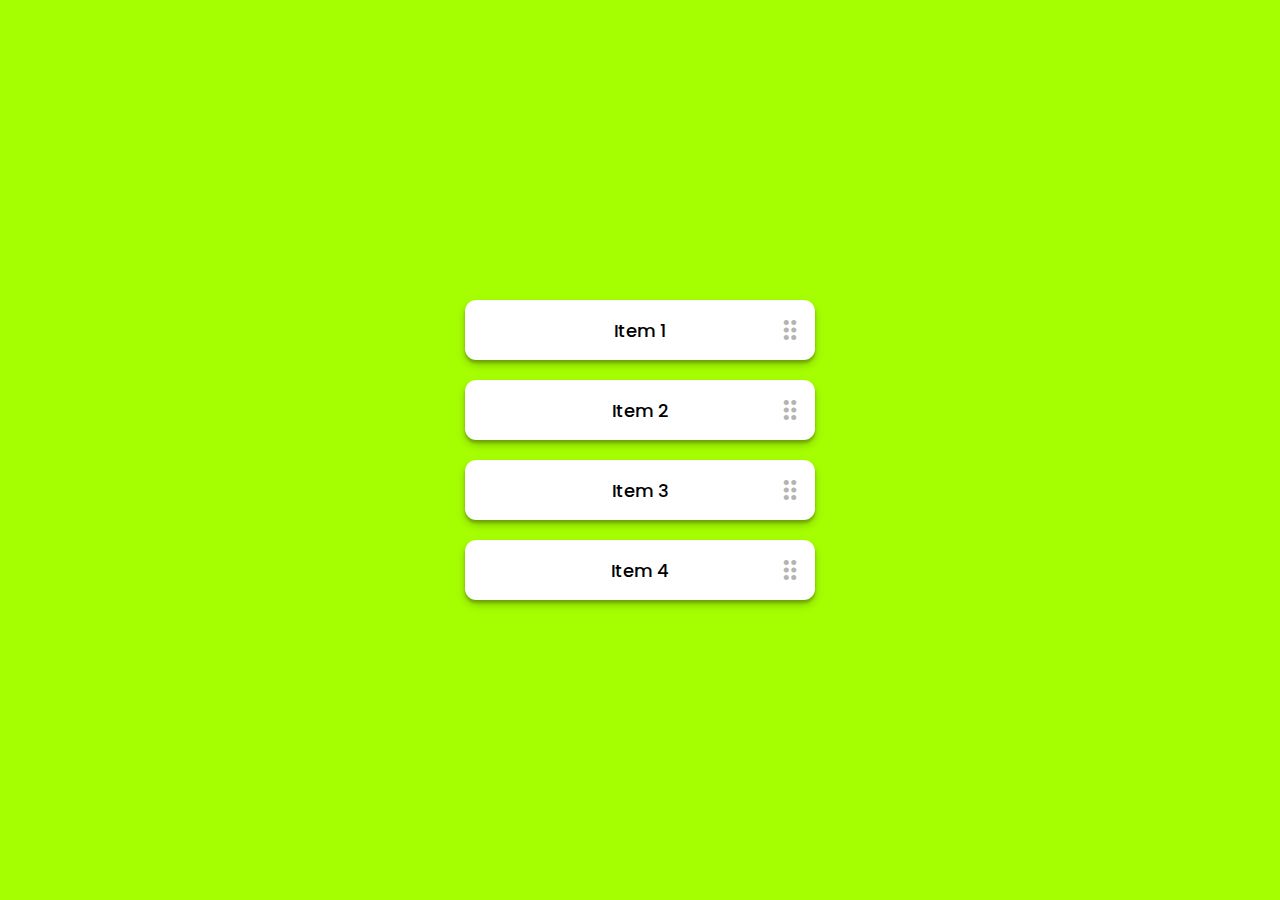
<file: drag-&-drop-list/index.html>
<!DOCTYPE html>
<html lang="en">
  <head>
    <meta charset="UTF-8" />
    <meta name="viewport" content="width=device-width, initial-scale=1.0" />
    <title>Drag and Drop List</title>
    <link rel="stylesheet" href="style.css">
    <link
      href="https://fonts.googleapis.com/icon?family=Material+Icons|Material+Icons+Outlined|Material+Icons+Round|Material+Icons+Sharp|Material+Icons+Two+Tone"
      rel="stylesheet"/>
    <link rel="preconnect" href="https://fonts.googleapis.com" />
    <link rel="preconnect" href="https://fonts.gstatic.com" crossorigin />
    <link
      href="https://fonts.googleapis.com/css2?family=Plus+Jakarta+Sans:wght@200;300;400;500;600;700;800&family=Poppins:wght@100;200;300;400;500;600;700;800;900&display=swap"
      rel="stylesheet"/>
  </head>
  <body>
    <div class="center">
      <div class="container">
        <div class="item">
          <div class="name">Item 1</div>
          <span class="material-icons-round">drag_indicator</span>
        </div>
        <div class="item">
          <div class="name">Item 2</div>
          <span class="material-icons-round">drag_indicator</span>
        </div>
        <div class="item">
          <div class="name">Item 3</div>
          <span class="material-icons-round">drag_indicator</span>
        </div>
        <div class="item">
          <div class="name">Item 4</div>
          <span class="material-icons-round">drag_indicator</span>
        </div>
      </div>
    </div>
    <script>
      let isDragging = false;
      let currentItem = null;
      let containerOffsetY = 0;
      let initY = 0;

      const container = document.querySelector(".container");
      container.style.width = container.offsetWidth + "px";
      container.style.height = container.offsetHeight + "px";

      document.addEventListener("mousedown", (e) => {
        const item = e.target.closest(".item");
        if (item) {
          isDragging = true;
          currentItem = item;
          containerOffsetY = currentItem.offsetTop;
          currentItem.classList.add("dragging");
          document.body.style.userSelect = "none";
          currentItem.classList.add("insert-animation");
          currentItem.style.top = containerOffsetY + "px";
          initY = e.clientY;
        }
      });
      document.addEventListener("mousemove", (e) => {
        if (isDragging && currentItem) {
          currentItem.classList.remove("insert-animation");
          let newTop = containerOffsetY - (initY - e.clientY);
          if (newTop < -50) {
            newTop = -50;
          } else if (newTop > container.offsetHeight - 30) {
            newTop = container.offsetHeight - 30;
          }
          currentItem.style.top = newTop + "px";

          let itemSibilings = [
            ...document.querySelectorAll(".item:not(.dragging)"),
          ];
          let nextItem = itemSibilings.find((sibiling) => {
            return (
              e.clientY - container.getBoundingClientRect().top <=
              sibiling.offsetTop + sibiling.offsetHeight / 2
            );
          });

          itemSibilings.forEach((sibiling) => {
            sibiling.style.marginTop = "10px";
          });

          if (nextItem) {
            nextItem.style.marginTop = currentItem.offsetHeight + 20 + "px";
          }
          container.insertBefore(currentItem, nextItem);
        }
      });

      document.addEventListener("mouseup", () => {
        if (currentItem) {
          currentItem.classList.remove("dragging");
          currentItem.style.top = "auto";
          currentItem = null;
          isDragging = false;

          document.body.style.userSelect = "auto";
        }

        let itemSibilings = [
          ...document.querySelectorAll(".item:not(.dragging)"),
        ];

        itemSibilings.forEach((sibiling) => {
          sibiling.style.marginTop = "10px";
        });
      });
    </script>
  </body>
</html>
</file>
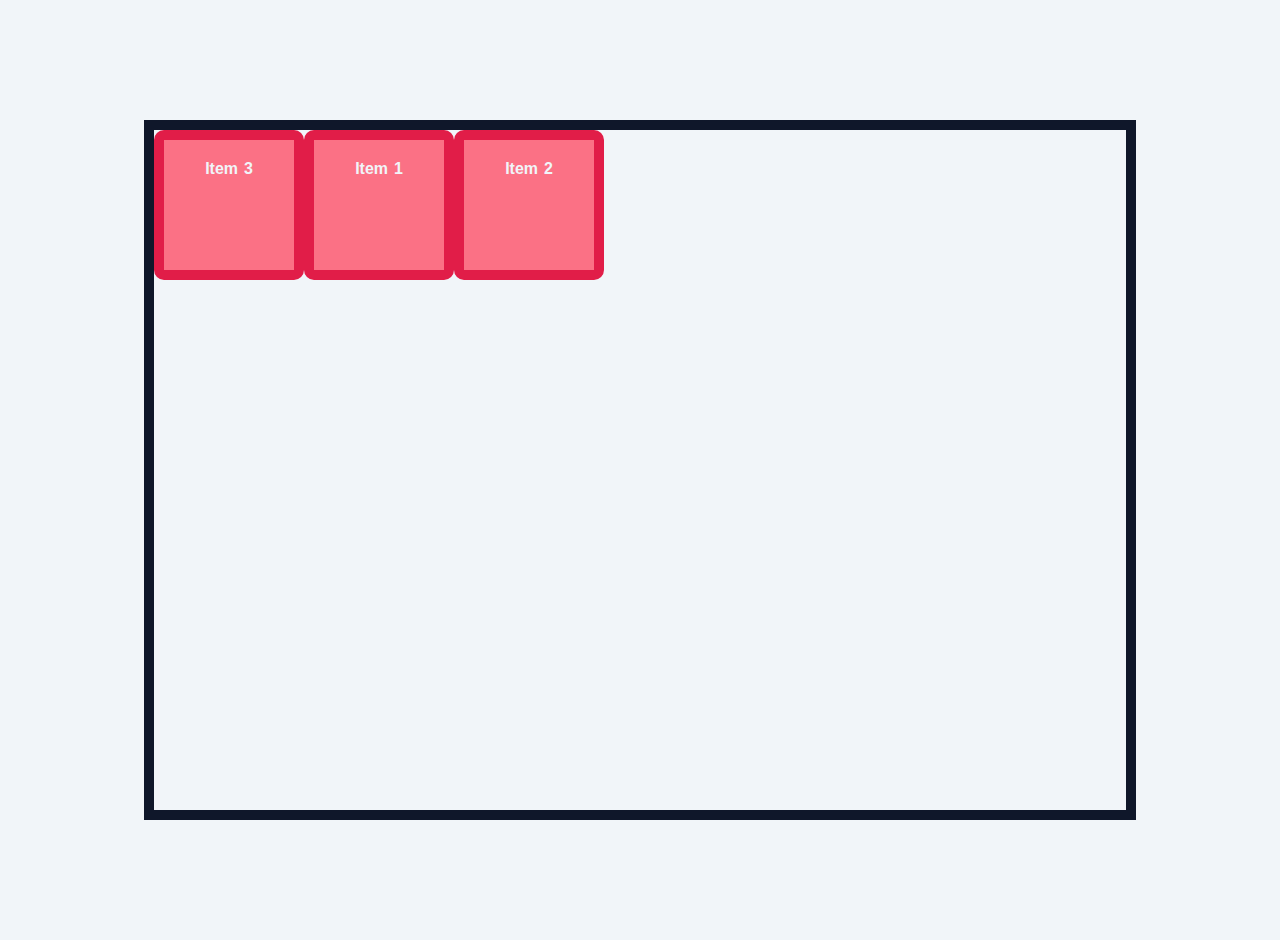
<file: flexbox/index.html>
<!DOCTYPE html>
<html lang="en">
<head>
    <meta charset="UTF-8">
    <meta name="viewport" content="width=device-width, initial-scale=1.0">
    <link rel="stylesheet" href="style.css">
    <title>Flexbox</title>
</head>
<body>
    <div class="container">
        <div class="item item-1">Item 1</div>
        <div class="item item-2">Item 2</div>
        <div class="item item-3">Item 3</div>
    </div>
</body>
</html>
</file>
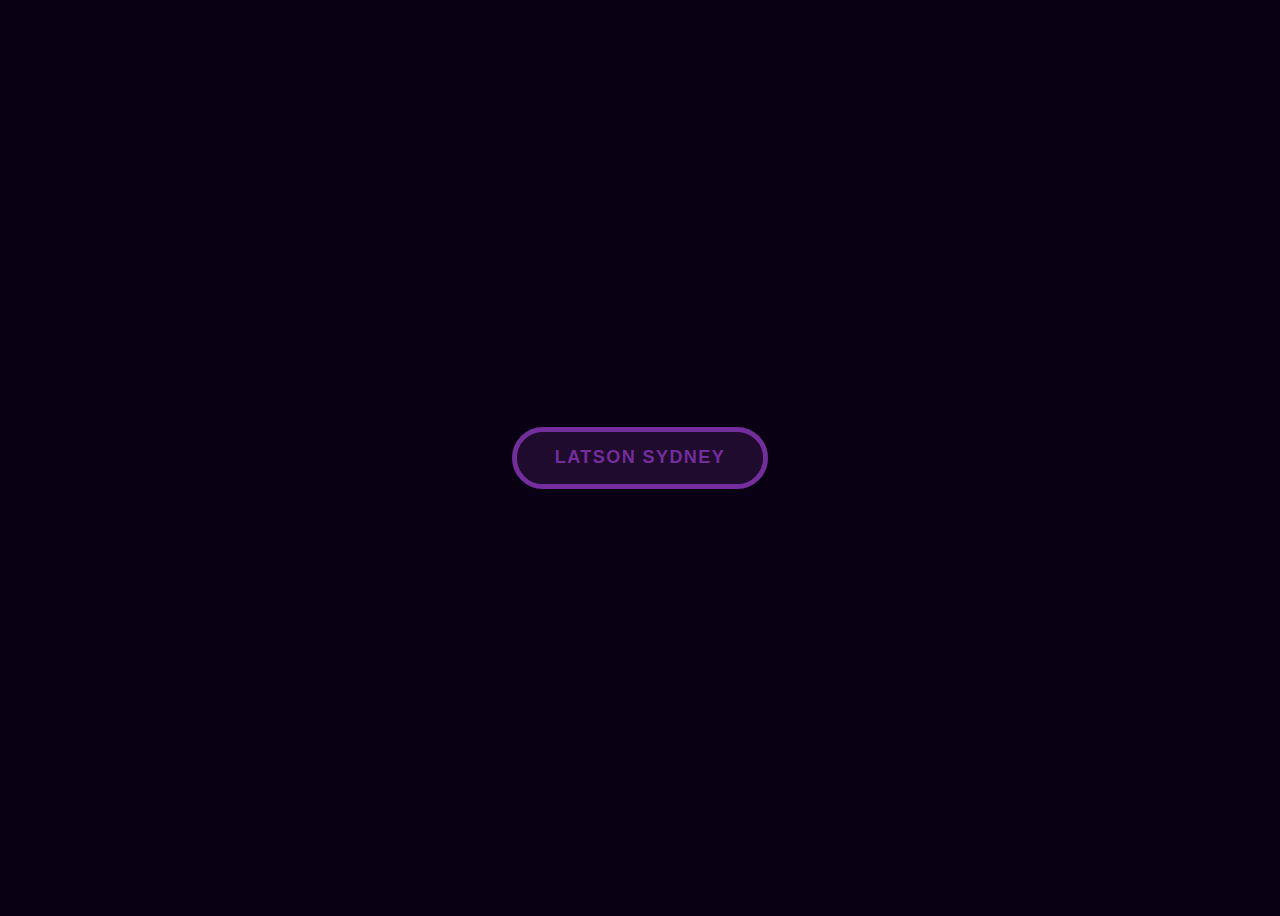
<file: glowy-button/index.html>
<!DOCTYPE html>
<html>
  <head>
    <meta charset="UTF-8"/>
    <meta name="viewport" content="width=device-width, initial-scale=1.0" />
    <title> Glowy Button</title>
    <link rel="stylesheet" href="style.css">
  </head>
  <body>
    <button>LATSON SYDNEY</button>
  </body>
</html>
</file>
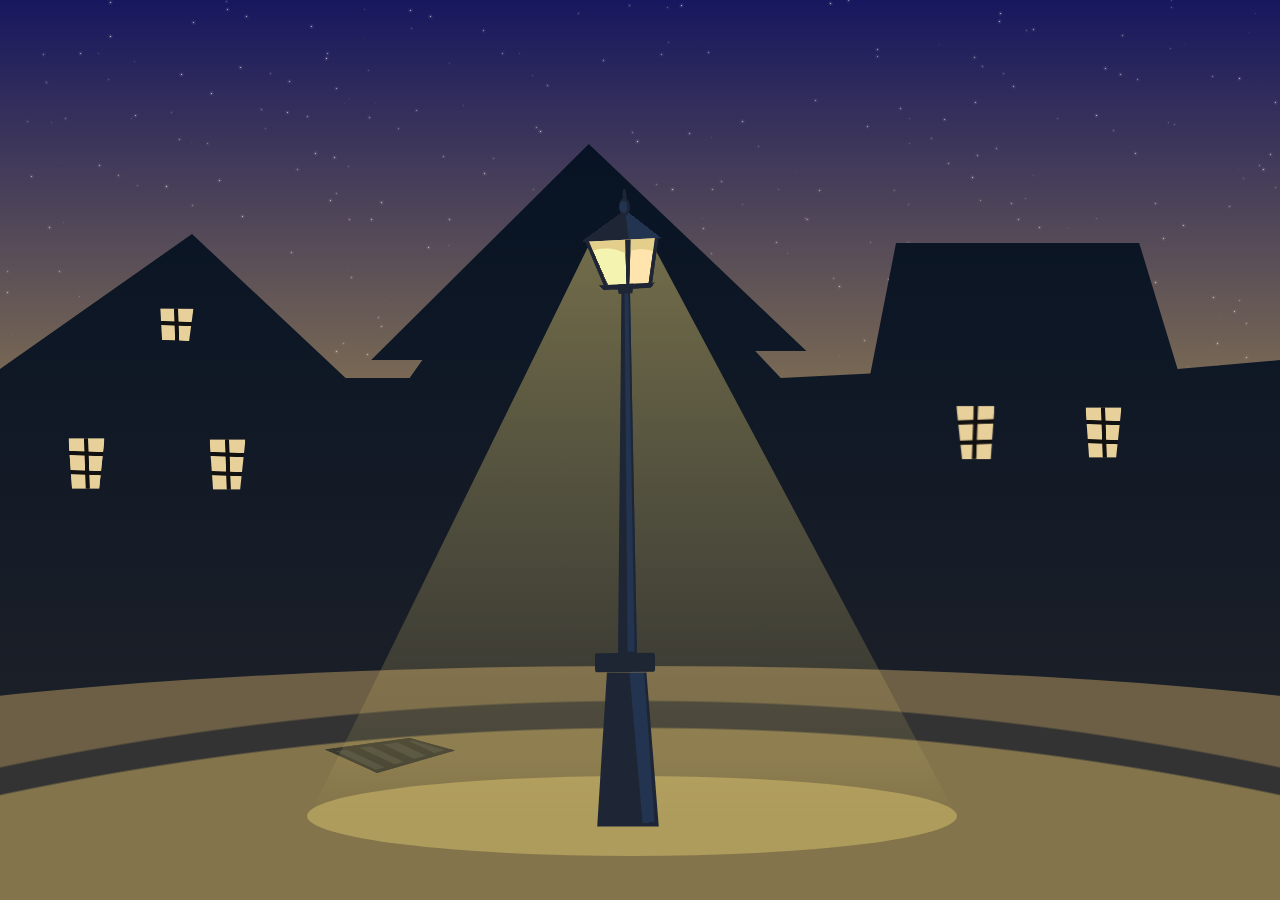
<file: interactive-street-lamp/index.html>
<!DOCTYPE html>
<html>
  <head>
    <meta charset="UTF-8"/>
    <meta name="viewport" content="width=device-width, initial-scale=1.0" />
    <title>Interactive Street Lamp</title>
    <link rel="stylesheet" href="style.css">
  </head>
  <body>
    <input type="checkbox" name="btn" id="btn" checked>
<div class="content">
	<div class="buildings">
		<div class="window"></div>
		<div class="window"></div>
		<div class="window"></div>
		<div class="window"></div>
		<div class="window"></div>
		<div class="window"></div>
	</div>
	<div class="ground">
		<div class="sewer"></div>
	</div>
	<div class="streetlamp">
		<div class="base"></div>
		<div class="basetop"></div>
		<div class="pole"></div>
		<div class="poletop"></div>
		<div class="head">
			<label for="btn"></label>
			<div class="top"></div>
			<div class="glass"></div>
			<div class="bot"></div>
		</div>
		<div class="light"></div>
		<div class="ground-light"></div>
	</div>
</div>
  </body>
</html>
</file>
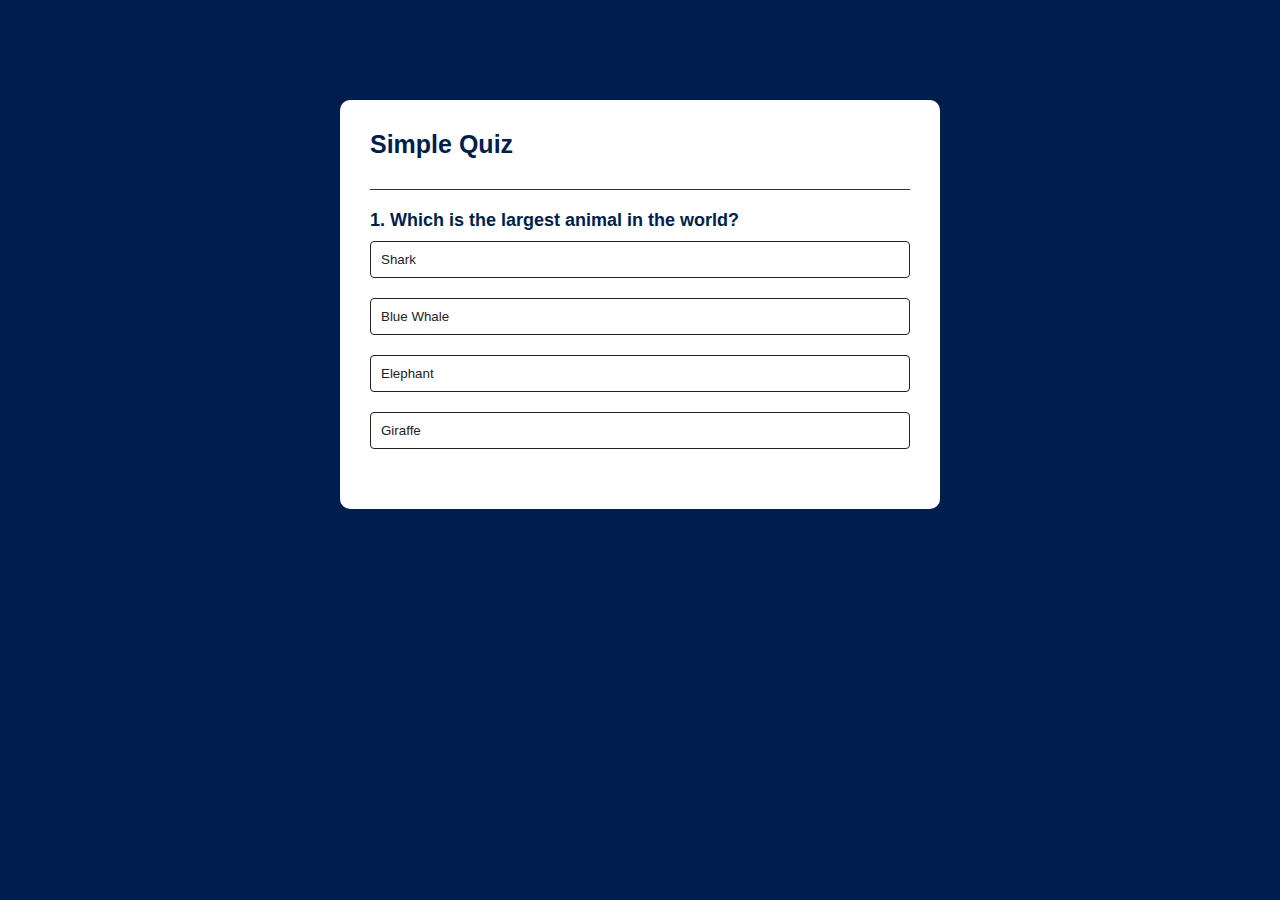
<file: Quiz App/index.html>
<!DOCTYPE html>
<html lang="en">
<head>
    <meta charset="UTF-8">
    <meta name="viewport" content="width=device-width, initial-scale=1.0">
    <title>Quiz App</title>
    <link rel="stylesheet" href="style.css">
</head>
<body>
    <div class="app">
      <h1>Simple Quiz</h1>
      <div class="quiz">
        <h2 id="question">Question goes here</h2>
        <div id="answer-button">
            <button class="btn">Answer 1</button>
            <button class="btn">Answer 2</button>
            <button class="btn">Answer 3</button>
            <button class="btn">Answer 4</button>
        </div>
      </div>
      <button id="next-btn">Next</button>
    </div>
<script src="script.js"></script>
</body>
</html>
</file>
<file: drag-&-drop-list/style.css>
body {
    width: 100%;
    height: 100vh;
    margin: 0;
    padding: 0;
    background: rgb(166, 255, 0);
}
  
.center {
    width: 100%;
    height: 100%;
    display: flex;
    align-items: center;
    justify-content: center;
}

.container {
    position: relative;
    display: flex;
    align-items: center;
    justify-content: center;
    flex-direction: column;
}

.item {
    width: 350px;
    height: 60px;
    box-sizing: border-box;
    display: flex;
    align-items: center;
    justify-content: center;
    position: relative;
    background: white;
    border-radius: 3mm;
    margin: 10px 0;
    cursor: grab;
    box-shadow: rgba(0, 0, 0, 0.19) 0px 5px 10px,
      rgba(0, 0, 0, 0.23) 0px 3px 3px;
    transition: margin 0.25s;
}

.name {
    width: 100%;
    text-align: center;
    font-family: poppins;
    font-size: 18px;
    font-weight: 500;
}

.item span {
    position: absolute;
    top: 50%;
    right: 10px;
    transform: translate(0, -50%);
    font-size: 30px;
    color: rgb(180, 180, 180);
}

.item.dragging {
    position: absolute;
    left: 50%;
    transform: translate(-50%, 0) scale(1.15);
    pointer-events: none;
    z-index: 1000;
}

.insert-animation {
    animation: scaleit 0.1s ease-in-out;
}

@keyframes scaleit {
    from {
      transform: translate(-50%, 0) scale(1);
    }
}

.item.dragging .name {
    color: rgb(218, 83, 80);
}

.item.dragging span {
    color: rgb(214, 104, 103);
}
</file>
<file: flexbox/style.css>
:root {
    --clr-dark: #0f172a;
    --clr-light: #f1f5f9;
    --clr-accent: #e11d48;
}

*,
*::before,
*::after{
    box-sizing: border-box;
}

body{
    margin: 20px;
    padding: 0;
    line-height: 1.6;
    word-spacing: 1.4px;
    font-family: 'Roboto', sans-serif;
    color: var(--clr-dark);
    background-color: var(--clr-light);
    display: flex;
    justify-content: center;
    align-items: center;
    height: 100vh;
}

.container {
    width: 80%;
    height: 700px;
    margin: 0 auto;
    border: 10px solid var(--clr-dark);
}

.item {
    width: 150px;
    height: 150px;
    background-color: #fb7185;
    padding: 1em;
    font-weight: 700;
    color: var(--clr-light);
    text-align: center;
    border: 10px solid var(--clr-accent);
    border-radius: 10px;
}

/* END OF BASE STYLES */

.container {
    display: flex;
    /* flex-direction: row; */
    /* justify-content: space-evenly; ARRANGE ITEMS IN SPECIFIC DIRECTION */
    /* align-items: flex-start; SPACES ITEMS */
    /* flex-wrap: wrap; ALLOWS ITEM TO THE NEXT LINE*/
    /* align-content: flex-start; ONLY WORKS IF FLEX-WRAP IS SET*/
    /* gap: 1em; */
}

.item-3 {
    /* flex-grow: 1; ALLOW ITEMS TO GROW IF THERE IS ENOUGH SPACE*/
    /* flex-shrink: 0; HOW FASTER THE ITEM SHRINKS MORE THAN OTHERS*/
    /* flex-basis: 0; */
    /* flex: 1; IS FLEX-GROW & FLEX BASIS COMBINED*/
    /* align-self: center; */
    order: -1
}
</file>
<file: glowy-button/style.css>
:root {
    --hue: 310;
    --hue-adjust: 135;
    --hue-2: calc(var(--hue) + var(--hue-adjust));
    --page-background: oklch(10% 0.0666 var(--hue));
  }
  
  button {
    --button-background: oklch(20% 0.0666 var(--hue));
    --text-base: oklch(45% 0.175 var(--hue));
    --text-hover: oklch(95% 0.145 calc(var(--hue) + 30));
    --shadow-start: oklch(95% 0.145 var(--hue-2));
    --shadow-end: oklch(60% 0.29 var(--hue));
    --shadow-inner: 60% 0.29 var(--hue);
  
    all: unset;
    color: var(--text-base);
    font: 700 1.125rem/1.2 Raleway, sans-serif;
    letter-spacing: 0.08em;
    text-transform: uppercase;
    text-align: center;
    padding: 0.85em;
    max-width: 100%;
    width: 12em;
    background-color: var(--button-background);
    background-clip: padding-box;
    border: 5px solid var(--text-base);
    border-radius: 2em;
    cursor: pointer;
    position: relative;
    transition: 0.25s ease-out;
  
    &::before,
    &::after {
        content: "";
        border-radius: inherit;
        transition: inherit;
        position: absolute;
        inset: 0;
        pointer-events: none;
    }
  
    &::before {
        inset: -0.2em;
        z-index: -1;
        background: linear-gradient(var(--shadow-start), var(--shadow-end));
        filter: blur(1.2em) saturate(1.2);
        transform-origin: bottom;
        transform: scaleY(0.5);
        opacity: 0;
    }
  
    &::after {
        box-shadow: inset 0 0 0 1px #fff,
                    0 0 0 4px hsla(0deg, 0%, 100%, 0.5),
                    1px 1px 0 4px #fff;
        mix-blend-mode: overlay;
        opacity: 0;
    }
  
    &:hover,
    &:focus {
        color: var(--text-hover);
        border-color: transparent;
        box-shadow: inset 0 1.4em 0 oklch(var(--shadow-inner) / 0.1),
                    inset 0 0 1.4em oklch(var(--shadow-inner) / 0.32),
                    0 1px 1px oklch(var(--shadow-inner) / 0.32);
  
        &::before,
        &::after {
            transform: none;
            opacity: 1;
        }
    }
  }
  
  body {
    background: var(--page-background);
    display: flex;
    min-height: 100vh;
    justify-content: center;
    align-content: center;
    align-items: center;
  }
</file>
<file: interactive-street-lamp/style.css>
:root {
	--pole-dark: #1e2635;
	--pole-light: #233451;
	--sewer-dark: #3a392f;
	--sewer-light: #4a4a3d;
	--ground-light: #83744b;
	--ground-dark: #6d5f45;
}

body {
	margin: 0;
	padding: 0;
	width: 100vw;
	height: 100vh;
	overflow: hidden;
	display: flex;
	align-items: center;
	justify-content: center;
	background: linear-gradient(180deg, #17175f, #ffd844);
}

body:before {
	content: "";
	position: absolute;
	width: 100%;
	height: 100%;
	background: repeating-conic-gradient(#FFF9 0%, #fff0 .000075%, #fff0 .0005%, #fff0 .12345%);
	filter: blur(0.5px) drop-shadow(0 0 1px #fff) drop-shadow(0 0 1px #fff);
}

.content {
	width: 100vw;
	height: 100vh;
	display: flex;
	align-items: center;
	justify-content: center;
}

.buildings {
	width: 100vw;
	height: 100vh;
	background: linear-gradient(180deg, #021023, #222329); 
	clip-path: polygon(0% 41%, 15% 26%, 27% 42%, 32% 42%, 33% 40%, 29% 40%, 46% 16%, 63% 39%, 59% 39%, 61% 42%, 68% 41.5%, 70% 27%, 89% 27%, 92% 41%, 100% 40%, 100% 100%, 0% 100%);
	display: flex;
	align-items: center;
	justify-content: center;
}

.window {
	background: 
		linear-gradient(88deg, #fff0 0 calc(50% - 0.2vw), #111 calc((50% - 0.2vw) + 1px) calc(50% + 0.2vw), #fff0 calc((50% + 0.2vw) + 1px) 100%), 
		repeating-linear-gradient(182deg, #fff0 0 calc(30% - 0.2vw), #111 calc((30% - 0.2vw) + 1px) calc(30% + 0.2vw), #fff0 calc((30% + 0.2vw) + 1px) 37%), #e7d09a;
	width: 5vmin;
	height: 7vmin;
	position: absolute;
	left: 5vw;
	transform: scale(0.8);
	margin-top: 3vmin;
	clip-path: polygon(0 0, 100% 0, 85% 100%, 10% 100%);
}

.window:nth-child(2) {
	left: 16vw;
	margin-top: 3.25vmin;
}

.window:nth-child(3) {
	left: 12vw;
	margin-top: -26vmin;
	clip-path: polygon(5% 0%, 97% 1%, 85% 65%, 10% 63%);
}

.window:nth-child(4) {
	right: 12vw;
	margin-top: -4vmin;
	left: inherit;
}

.window:nth-child(5) {
	right: 22vw;
	margin-top: -4vmin;
	left: inherit;
	transform: scale(0.85) rotateY(180deg);
}

.ground {
	background: radial-gradient(circle at 50% 350vh, var(--ground-light) 0 343vh, #333 calc(343vh + 2px) 346vh, var(--ground-dark) calc(346vh + 2px) 100%);
	position: absolute;
	width: 150vw;
	height: 26vh;
	bottom: 0;
	border-radius: 100% 100% 0 0;
	display: flex;
	align-items: center;
	justify-content: center;
	opacity: 0.5;
}

.sewer {
	position: absolute;
	width: 130px;
	height: 50px;
	margin-left: -500px;
	margin-top: -50px;
	clip-path: polygon(0% 33%, 65% 10%, 100% 35%, 40% 80%);
	background: 
		linear-gradient(-188deg, var(--sewer-dark) 0 19px, #fff0 20px 100%), 
		linear-gradient(-16deg, var(--sewer-dark) 0 34px, #fff0 35px 100%), 
		linear-gradient(-163deg, var(--sewer-dark) 0 19px, #fff0 20px 100%), 
		linear-gradient(25deg, var(--sewer-dark) 0 33px, var(--sewer-light) 34px 39px, var(--sewer-dark) 40px 46px, var(--sewer-light) 47px 52px, var(--sewer-dark) 53px 59px, var(--sewer-light) 60px 67px, var(--sewer-dark) 68px 73px, var(--sewer-light) 74px 90px, #fff0 0 100%);
}

.streetlamp {
	width: 80px;
	height: 72vh;
	position: absolute;
	top: 20vh;
	margin-left: -4vmin;
	max-width: 80px;
	min-width: 80px;
}

.base {
	bottom: 0;
	right: 0;
	position: absolute;
	width: 81%;
	height: 24%;
	background: linear-gradient(-94deg, var(--pole-dark) 0 23%, #fff0 calc(23% + 1px) 100%), linear-gradient(-1deg, var(--pole-dark) 0 3.65%, #fff0 calc(1.65% + 1px) 100%), linear-gradient(85deg, var(--pole-dark) 0 58%, var(--pole-light) calc(58% + 1px) 100%);
	border-radius: 2px;
	clip-path: polygon(15% 0, 76% 0, 95% 99%, 0% 99%);
	z-index: 1;
}

.basetop {
	background: #1e2634;
	width: 75%;
	height: 3%;
	position: absolute;
	bottom: 24%;
	left: 16%;
	border-radius: 2px;
	z-index: 2;
	transform: rotate(-0.5deg);
}

.pole {
	position: absolute;
	width: 25%;
	height: 56.5%;
	background: linear-gradient(-1deg, var(--pole-dark) 0 1.65%, #fff0 calc(1.65% + 1px) 100%), linear-gradient(-91deg, var(--pole-dark) 0 35%, #fff0 calc(35% + 1px) 100%), linear-gradient(89.5deg, var(--pole-dark) 0 40%, var(--pole-light) calc(40% + 1px) 100%);
	bottom: 26.25%;
	left: 45%;
	clip-path: polygon(17% 0, 60% 0, 95% 99%, 0% 99%);
	z-index: 1;
}

.poletop {
	width: 20%;
	height: 1.5%;
	background: var(--pole-dark);
	position: absolute;
	bottom: 82%;
	left: 44%;
	z-index: 1;
	clip-path: polygon(0% 0, 100% 0, 95% 65%, 10% 72%);
}

.head {
	position: absolute;
	width: 100%;
	height: 100px;
	bottom: 83%;
	z-index: 1;
}

.head .top {
	background: conic-gradient(from 131deg at 55% 0, var(--pole-light) 0 12%, var(--pole-dark) 13% 29.5%, #fff0 0 100%);
	width: 100%;
	height: 30%;
	top: 20%;
	position: absolute;
	transform: rotate(-3deg);
}

.head .bot {
	width: 75%;
	height: 5%;
	background: 
		linear-gradient(45deg, #fff0 12%, var(--pole-dark) 0 65%, #fff0 0 100%), 
		linear-gradient(-50deg, #fff0 8%, var(--pole-dark) 0 65%, #fff0 0 100%);
	left: 17%;
	position: absolute;
	bottom: 1%;
	transform: rotate(-3deg);
}

.glass {
	background: 
		linear-gradient(-79deg, #fff0 0 12%, var(--pole-dark) 13% 16%, #fff0 17% 100%), 
		conic-gradient(from -46deg at 53% 200%, #fff0 0 13%, var(--pole-dark) 13.2% 14%, #fff0 14.2% 100%), 
		linear-gradient(70deg, #fff0 0 21%, var(--pole-dark) 22% 25%, #fff0 26% 100%), 
		radial-gradient(circle at 37% 250%, #fff0 0 73%, #e4ce8b 75% 100%), 
		radial-gradient(circle at 37% 300%, #fff0 0 73%, #e4ce8b 75% 100%), 
		conic-gradient(from -46deg at 53% 200%, #fff0 0 7%, #f5f3b0 0 13%, var(--pole-dark) 13.2% 14%, #fff0 14.2% 100%), 
		linear-gradient(-79deg, #fff0 0 12%, var(--pole-dark) 13% 16%, #ffe5ad 17% 50%, #fff0 17% 100%);
	background-repeat: no-repeat;
	background-size: 100% 100%, 100% 100%, 100% 100%, 33% 42%, 50% 35%, 100% 100%;
	background-position: 0 0, 0 0, 0 0, 90% 0, 20% 0, 0 0;
	width: 100%;
	height: 45%;
	top: 50%;
	position: absolute;
	transform: rotate(-3deg);
	opacity: 0.5;
}

.light {
	background: linear-gradient(180deg, #dac47080, #dac47020 90%, #fff0 100%);
	width: 650px;
	height: 64vh;
	position: absolute;
	left: -274px;
	bottom: 1.5%;
	clip-path: polygon(43% 1%, 53% 0.35%, 100% 100%, 0 100%);
	opacity: 0;
}

.ground-light {
	background: #dac47080;
	width: 650px;
	left: -275px;
	position: absolute;
	bottom: -28px;
	height: 80px;
	border-radius: 100%;
	z-index: 0;
	opacity: 0;
}

.top:before {
	content: "";
	position: absolute;
	background: var(--pole-light);
	width: 8px;
	height: 12px;
	border-radius: 100%;
	left: 48%;
	top: -40%;
	border: 3px solid var(--pole-dark);
	border-left-width: 0;
}

.top:after {
	content: "";
	position: absolute;
	background: var(--pole-dark);
	width: 4px;
	height: 12px;
	border-radius: 100%;
	left: 52%;
	top: -70%;
}

#btn {
	display: none;
}

label[for=btn] {
	position: absolute;
	width: 80%;
	height: 55%;
	z-index: 5;
	top: 45%;
	left: 11%;
	border-radius: 50% 50% 100% 150%;
	cursor: pointer;
}

#btn:checked + .content .light,
#btn:checked + .content .ground,
#btn:checked + .content .ground-light,
#btn:checked + .content .head .glass {
	animation: turn-on 2s ease 0s 1;
	opacity: 1;
}

@keyframes turn-on {
	0%, 10%, 25% { opacity: 0; }
	5%, 15%, 35%, 100% { opacity: 1; }
}

@media screen and (orientation:landscape) and (max-width: 767px) {
	.light {
		bottom: 11%;
	}
	.ground-light {
		bottom: -9px;
	}
}
</file>
<file: Quiz App/style.css>
* {
    margin: 0;
    padding: 0;
    font-family: 'Poppins', sans-serif;
    box-sizing: border-box;
}
body{
    background: #001e4d;
}
.app{
    background: #fff;
    width: 90%;
    max-width: 600px;
    margin: 100px auto 0;
    border-radius: 10px;
    padding: 30px;
}

.app h1{
    font-size: 25px;
    color: #001e4d;
    font-weight: 600;
    border-bottom: 1px solid #333;
    padding-bottom: 30px;
}
.quiz{
    padding: 20px 0;
}
.quiz h2{
    font-size: 18px;
    color: #001e4d;
    font-weight: 600;
}

.btn{
    background: #fff;
    color: #222;
    font-weight: 500;
    width: 100%;
    border: 1px solid #222;
    padding: 10px;
    margin: 10px 0;
    text-align: left;
    border-radius: 4px;
    cursor: pointer;
}
.btn:hover:not([disabled]){
    background: #222;
    color: #fff;
}
.btn:disabled{
    cursor: no-drop;
}
#next-btn{
    background: #001e4d;
    color: #fff;
    font-weight: 500;
    width: 150px;
    border: 0;
    padding: 10px;
    margin: 20px auto 0;
    border-radius: 4px;
    cursor: pointer;
    display: none;
}

.correct{
    background: #08cb5d;
}
.incorrect{
    background: rgb(219, 85, 85);
}
</file>
